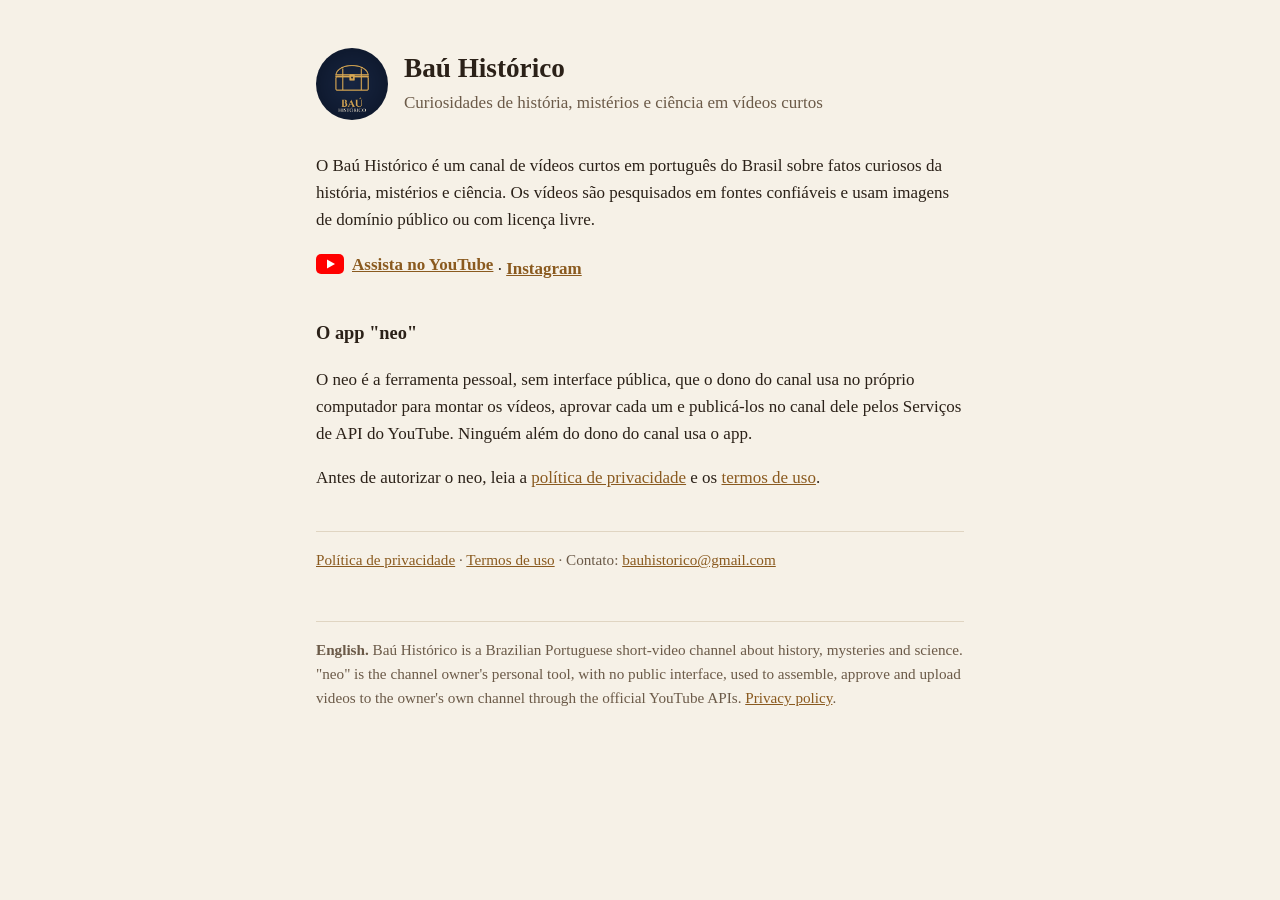
<file: index.html>
<!doctype html>
<html lang="pt-BR">
<head>
<meta charset="utf-8">
<meta name="viewport" content="width=device-width, initial-scale=1">
<title>Baú Histórico</title>
<link rel="stylesheet" href="style.css">
</head>
<body>
<main>
  <header>
    <img src="logo.png" alt="Logotipo do Baú Histórico">
    <div>
      <h1>Baú Histórico</h1>
      <p class="sub">Curiosidades de história, mistérios e ciência em vídeos curtos</p>
    </div>
  </header>

  <p>O Baú Histórico é um canal de vídeos curtos em português do Brasil sobre fatos curiosos da história, mistérios e ciência. Os vídeos são pesquisados em fontes confiáveis e usam imagens de domínio público ou com licença livre.</p>

  <p class="yt"><a href="https://www.youtube.com/@bauhistorico"><svg width="28" height="20" viewBox="0 0 28 20" aria-hidden="true"><rect width="28" height="20" rx="5" fill="#FF0000"/><path d="M11 5.5v9l8-4.5z" fill="#fff"/></svg> Assista no YouTube</a> · <a href="https://www.instagram.com/bauhistorico/">Instagram</a></p>

  <h2>O app "neo"</h2>
  <p>O neo é a ferramenta pessoal, sem interface pública, que o dono do canal usa no próprio computador para montar os vídeos, aprovar cada um e publicá-los no canal dele pelos Serviços de API do YouTube. Ninguém além do dono do canal usa o app.</p>
  <p>Antes de autorizar o neo, leia a <a href="privacidade.html">política de privacidade</a> e os <a href="termos.html">termos de uso</a>.</p>

  <nav>
    <a href="privacidade.html">Política de privacidade</a> · <a href="termos.html">Termos de uso</a> · Contato: <a href="mailto:bauhistorico@gmail.com">bauhistorico@gmail.com</a>
  </nav>

  <div class="en" lang="en">
    <strong>English.</strong> Baú Histórico is a Brazilian Portuguese short-video channel about history, mysteries and science. "neo" is the channel owner's personal tool, with no public interface, used to assemble, approve and upload videos to the owner's own channel through the official YouTube APIs. <a href="privacidade.html#en">Privacy policy</a>.
  </div>
</main>
</body>
</html>
</file>
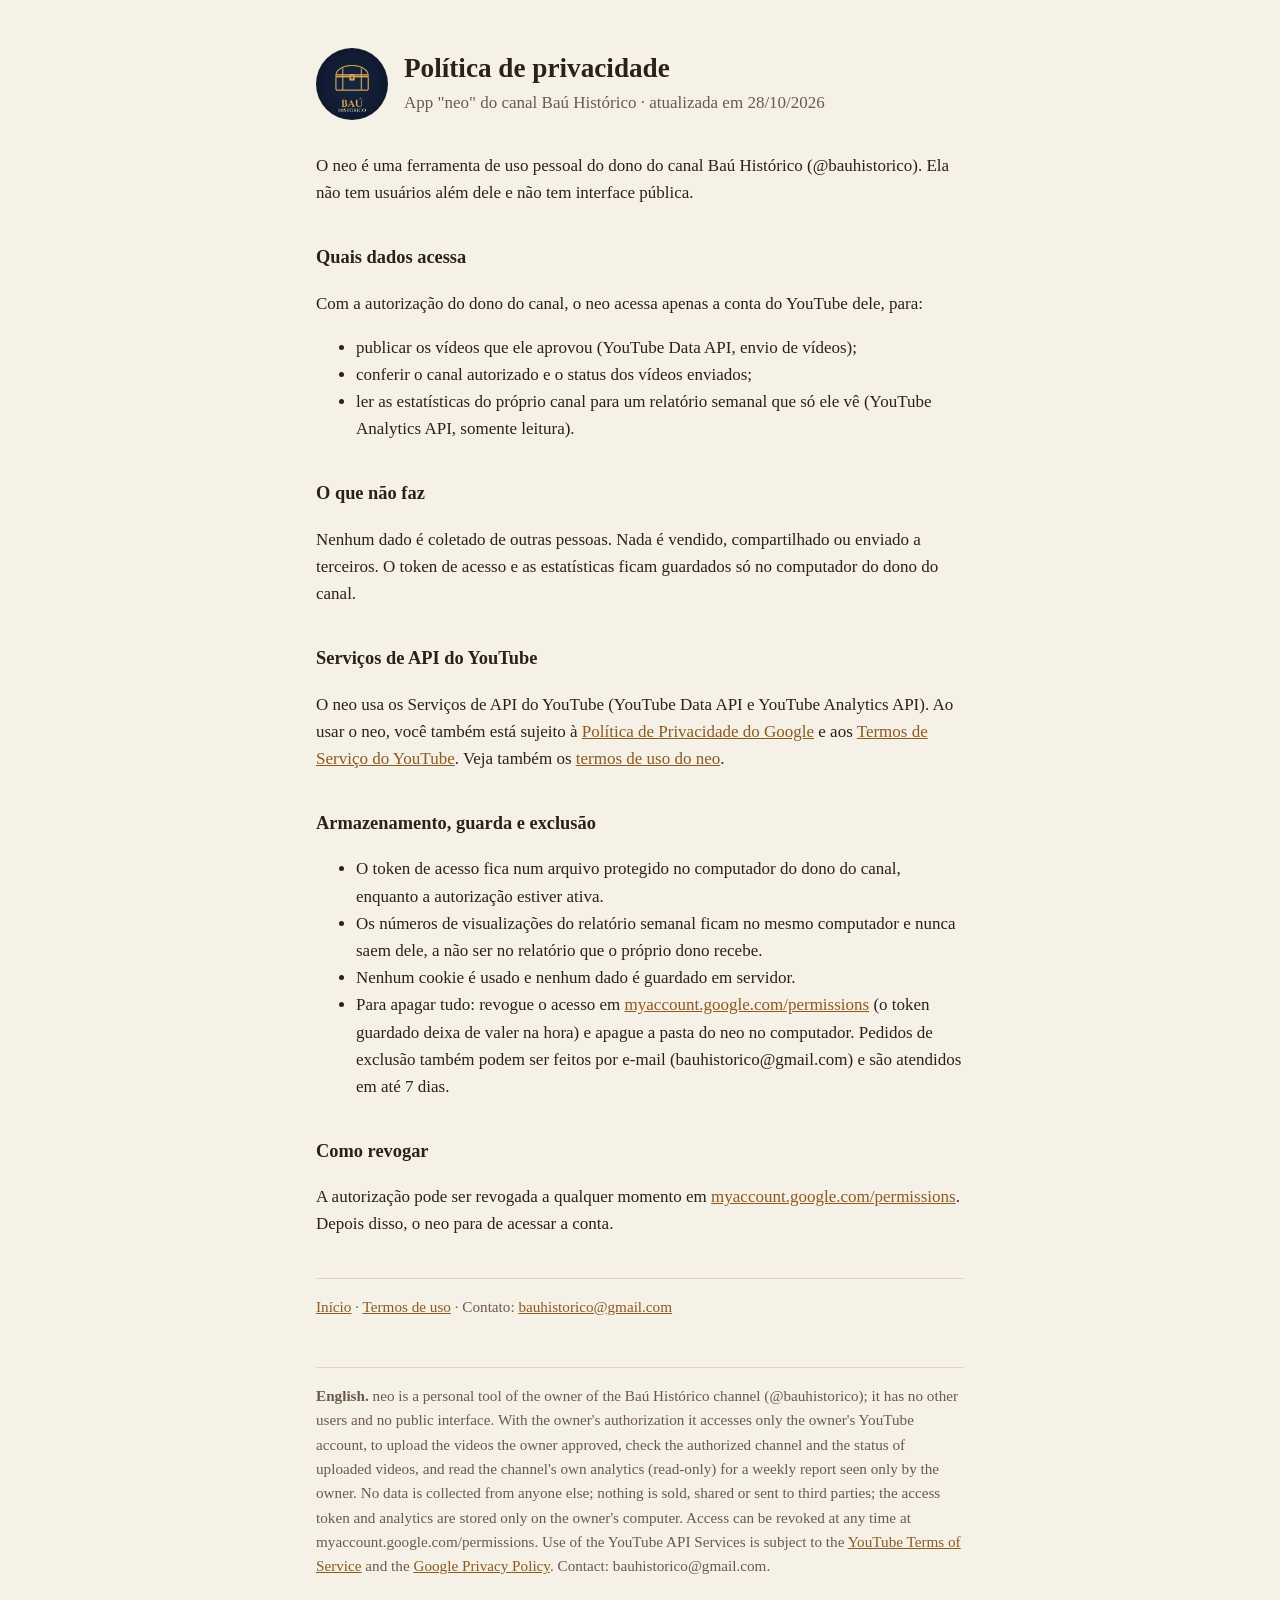
<file: privacidade.html>
<!doctype html>
<html lang="pt-BR">
<head>
<meta charset="utf-8">
<meta name="viewport" content="width=device-width, initial-scale=1">
<title>Política de privacidade</title>
<link rel="stylesheet" href="style.css">
</head>
<body>
<main>
  <header>
    <img src="logo.png" alt="Logotipo do Baú Histórico">
    <div>
      <h1>Política de privacidade</h1>
      <p class="sub">App "neo" do canal Baú Histórico · atualizada em 28/10/2026</p>
    </div>
  </header>

  <p>O neo é uma ferramenta de uso pessoal do dono do canal Baú Histórico (@bauhistorico). Ela não tem usuários além dele e não tem interface pública.</p>

  <h2>Quais dados acessa</h2>
  <p>Com a autorização do dono do canal, o neo acessa apenas a conta do YouTube dele, para:</p>
  <ul>
    <li>publicar os vídeos que ele aprovou (YouTube Data API, envio de vídeos);</li>
    <li>conferir o canal autorizado e o status dos vídeos enviados;</li>
    <li>ler as estatísticas do próprio canal para um relatório semanal que só ele vê (YouTube Analytics API, somente leitura).</li>
  </ul>

  <h2>O que não faz</h2>
  <p>Nenhum dado é coletado de outras pessoas. Nada é vendido, compartilhado ou enviado a terceiros. O token de acesso e as estatísticas ficam guardados só no computador do dono do canal.</p>

  <h2>Serviços de API do YouTube</h2>
  <p>O neo usa os Serviços de API do YouTube (YouTube Data API e YouTube Analytics API). Ao usar o neo, você também está sujeito à <a href="https://policies.google.com/privacy">Política de Privacidade do Google</a> e aos <a href="https://www.youtube.com/t/terms">Termos de Serviço do YouTube</a>. Veja também os <a href="termos.html">termos de uso do neo</a>.</p>

  <h2>Armazenamento, guarda e exclusão</h2>
  <ul>
    <li>O token de acesso fica num arquivo protegido no computador do dono do canal, enquanto a autorização estiver ativa.</li>
    <li>Os números de visualizações do relatório semanal ficam no mesmo computador e nunca saem dele, a não ser no relatório que o próprio dono recebe.</li>
    <li>Nenhum cookie é usado e nenhum dado é guardado em servidor.</li>
    <li>Para apagar tudo: revogue o acesso em <a href="https://myaccount.google.com/permissions">myaccount.google.com/permissions</a> (o token guardado deixa de valer na hora) e apague a pasta do neo no computador. Pedidos de exclusão também podem ser feitos por e-mail (bauhistorico@gmail.com) e são atendidos em até 7 dias.</li>
  </ul>

  <h2>Como revogar</h2>
  <p>A autorização pode ser revogada a qualquer momento em <a href="https://myaccount.google.com/permissions">myaccount.google.com/permissions</a>. Depois disso, o neo para de acessar a conta.</p>

  <nav>
    <a href="index.html">Início</a> · <a href="termos.html">Termos de uso</a> · Contato: <a href="mailto:bauhistorico@gmail.com">bauhistorico@gmail.com</a>
  </nav>

  <div class="en" id="en" lang="en">
    <strong>English.</strong> neo is a personal tool of the owner of the Baú Histórico channel (@bauhistorico); it has no other users and no public interface. With the owner's authorization it accesses only the owner's YouTube account, to upload the videos the owner approved, check the authorized channel and the status of uploaded videos, and read the channel's own analytics (read-only) for a weekly report seen only by the owner. No data is collected from anyone else; nothing is sold, shared or sent to third parties; the access token and analytics are stored only on the owner's computer. Access can be revoked at any time at myaccount.google.com/permissions. Use of the YouTube API Services is subject to the <a href="https://www.youtube.com/t/terms">YouTube Terms of Service</a> and the <a href="https://policies.google.com/privacy">Google Privacy Policy</a>. Contact: bauhistorico@gmail.com.
  </div>
</main>
</body>
</html>
</file>
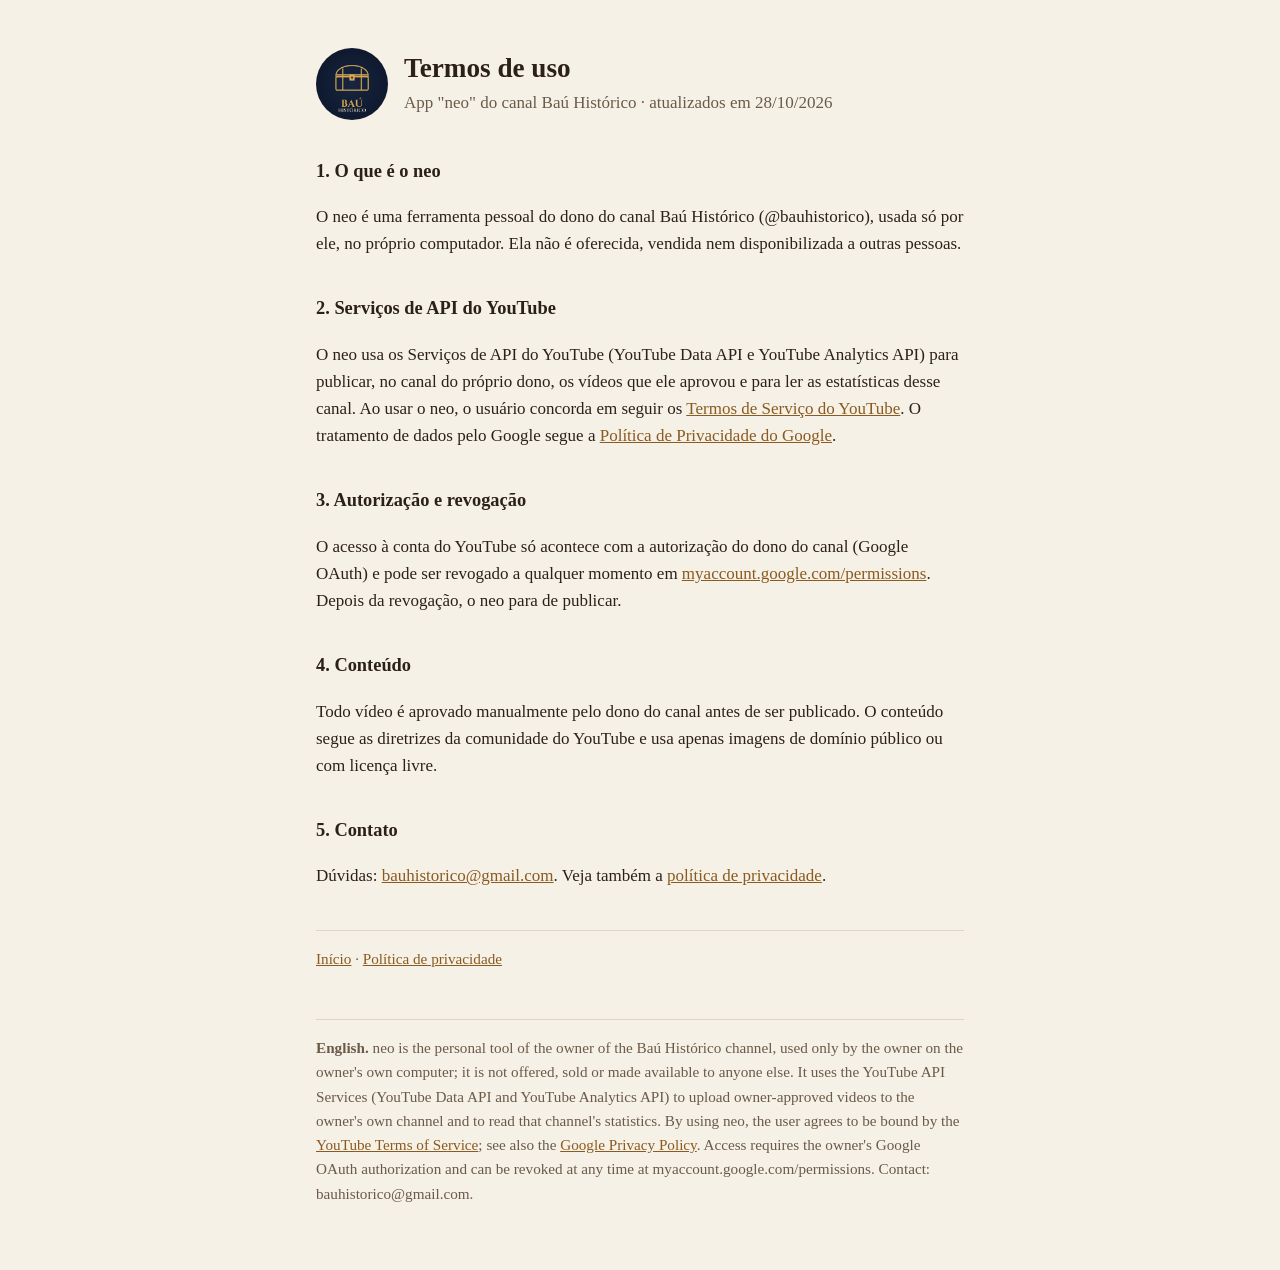
<file: termos.html>
<!doctype html>
<html lang="pt-BR">
<head>
<meta charset="utf-8">
<meta name="viewport" content="width=device-width, initial-scale=1">
<title>Termos de uso</title>
<link rel="stylesheet" href="style.css">
</head>
<body>
<main>
  <header>
    <img src="logo.png" alt="Logotipo do Baú Histórico">
    <div>
      <h1>Termos de uso</h1>
      <p class="sub">App "neo" do canal Baú Histórico · atualizados em 28/10/2026</p>
    </div>
  </header>

  <h2>1. O que é o neo</h2>
  <p>O neo é uma ferramenta pessoal do dono do canal Baú Histórico (@bauhistorico), usada só por ele, no próprio computador. Ela não é oferecida, vendida nem disponibilizada a outras pessoas.</p>

  <h2>2. Serviços de API do YouTube</h2>
  <p>O neo usa os Serviços de API do YouTube (YouTube Data API e YouTube Analytics API) para publicar, no canal do próprio dono, os vídeos que ele aprovou e para ler as estatísticas desse canal. Ao usar o neo, o usuário concorda em seguir os <a href="https://www.youtube.com/t/terms">Termos de Serviço do YouTube</a>. O tratamento de dados pelo Google segue a <a href="https://policies.google.com/privacy">Política de Privacidade do Google</a>.</p>

  <h2>3. Autorização e revogação</h2>
  <p>O acesso à conta do YouTube só acontece com a autorização do dono do canal (Google OAuth) e pode ser revogado a qualquer momento em <a href="https://myaccount.google.com/permissions">myaccount.google.com/permissions</a>. Depois da revogação, o neo para de publicar.</p>

  <h2>4. Conteúdo</h2>
  <p>Todo vídeo é aprovado manualmente pelo dono do canal antes de ser publicado. O conteúdo segue as diretrizes da comunidade do YouTube e usa apenas imagens de domínio público ou com licença livre.</p>

  <h2>5. Contato</h2>
  <p>Dúvidas: <a href="mailto:bauhistorico@gmail.com">bauhistorico@gmail.com</a>. Veja também a <a href="privacidade.html">política de privacidade</a>.</p>

  <nav>
    <a href="index.html">Início</a> · <a href="privacidade.html">Política de privacidade</a>
  </nav>

  <div class="en" lang="en">
    <strong>English.</strong> neo is the personal tool of the owner of the Baú Histórico channel, used only by the owner on the owner's own computer; it is not offered, sold or made available to anyone else. It uses the YouTube API Services (YouTube Data API and YouTube Analytics API) to upload owner-approved videos to the owner's own channel and to read that channel's statistics. By using neo, the user agrees to be bound by the <a href="https://www.youtube.com/t/terms">YouTube Terms of Service</a>; see also the <a href="https://policies.google.com/privacy">Google Privacy Policy</a>. Access requires the owner's Google OAuth authorization and can be revoked at any time at myaccount.google.com/permissions. Contact: bauhistorico@gmail.com.
  </div>
</main>
</body>
</html>
</file>
<file: style.css>
:root {
  --fundo: #f6f1e7;
  --texto: #2b2118;
  --suave: #6b5a48;
  --destaque: #8a5a1f;
  --linha: #e0d5c2;
}
@media (prefers-color-scheme: dark) {
  :root {
    --fundo: #1b1611;
    --texto: #efe6d6;
    --suave: #b9a88f;
    --destaque: #d9a45b;
    --linha: #3a3026;
  }
}
* { box-sizing: border-box; }
body {
  margin: 0;
  background: var(--fundo);
  color: var(--texto);
  font: 17px/1.6 Georgia, "Times New Roman", serif;
}
main { max-width: 680px; margin: 0 auto; padding: 48px 16px 64px; }
header { display: flex; align-items: center; gap: 16px; margin-bottom: 32px; }
header img { width: 72px; height: 72px; border-radius: 50%; }
h1 { font-size: 1.7rem; margin: 0; line-height: 1.2; }
h2 { font-size: 1.15rem; margin: 2em 0 0.5em; }
p.sub { margin: 4px 0 0; color: var(--suave); }
a { color: var(--destaque); }
nav { margin-top: 40px; padding-top: 16px; border-top: 1px solid var(--linha); color: var(--suave); font-size: 0.95rem; }
.en { margin-top: 48px; padding-top: 16px; border-top: 1px solid var(--linha); color: var(--suave); font-size: 0.95rem; }
.yt a { display: inline-flex; align-items: center; gap: 8px; font-weight: 700; }
</file>
